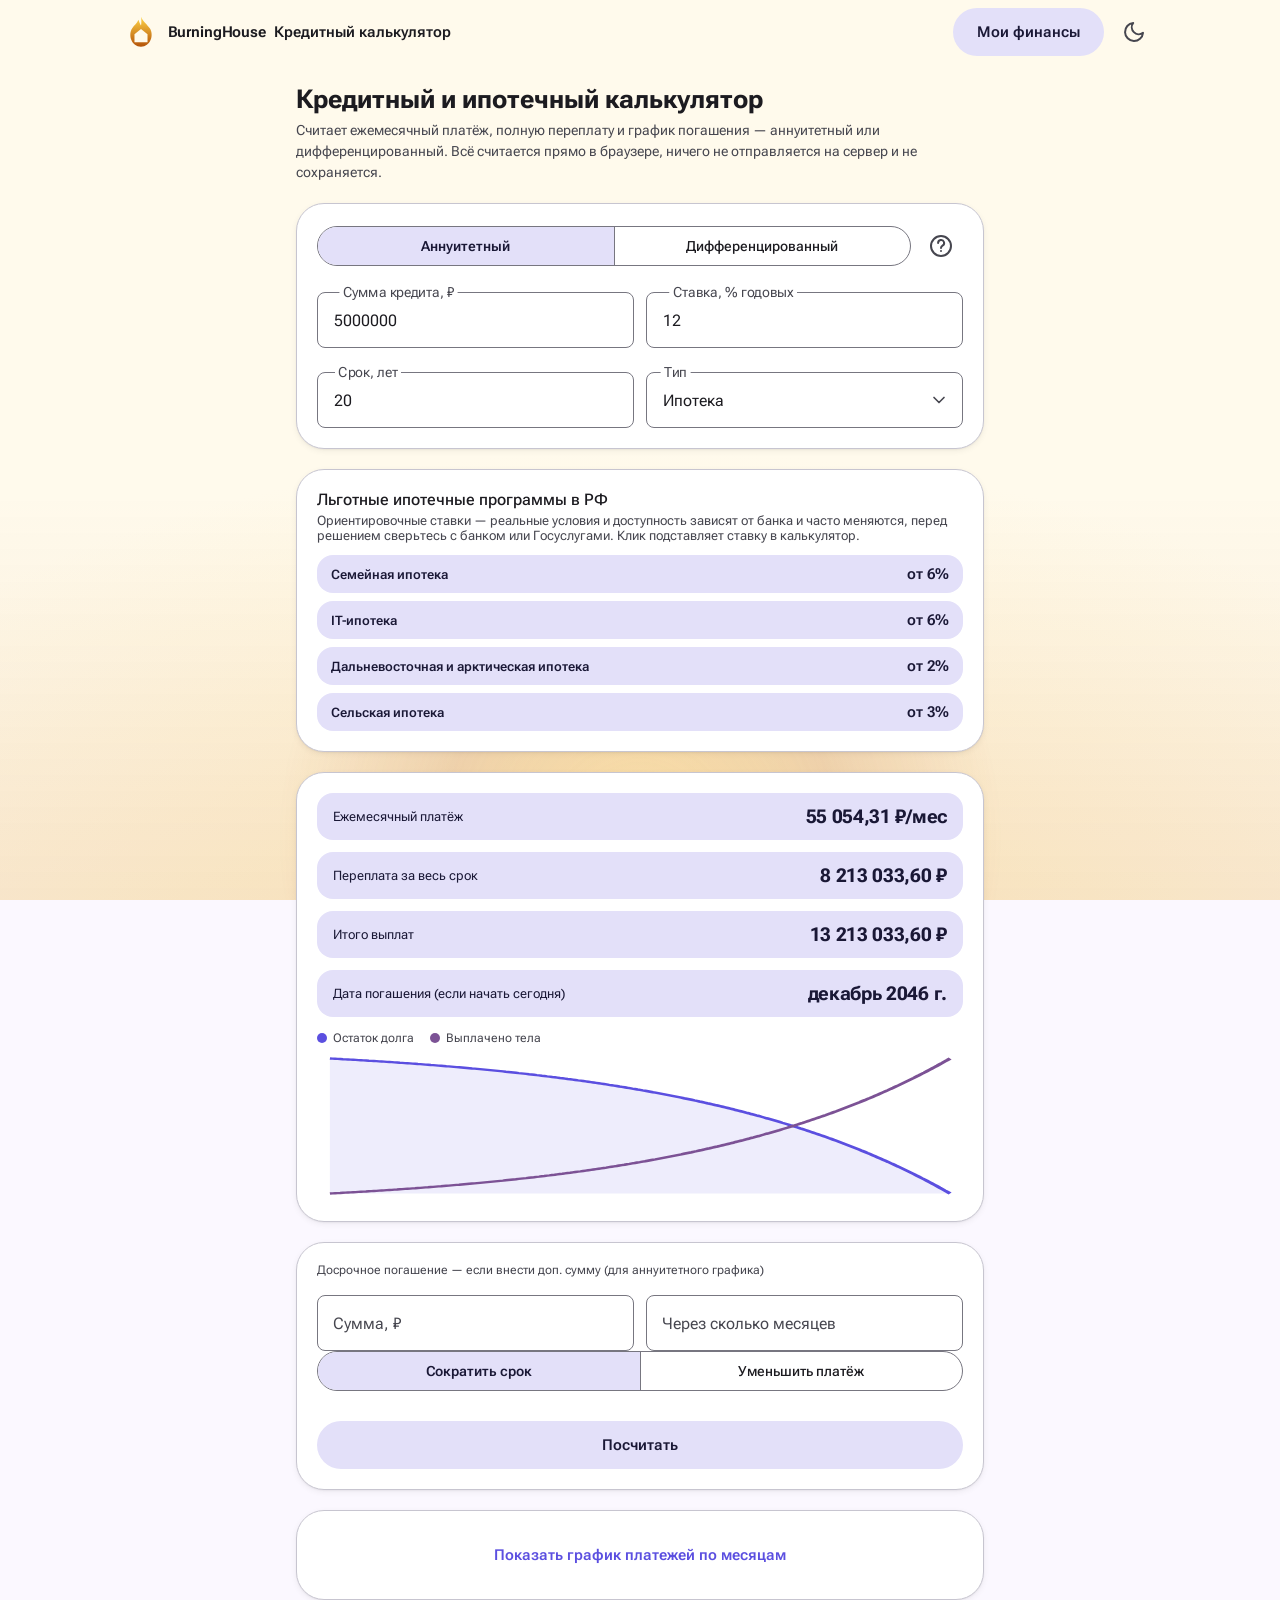
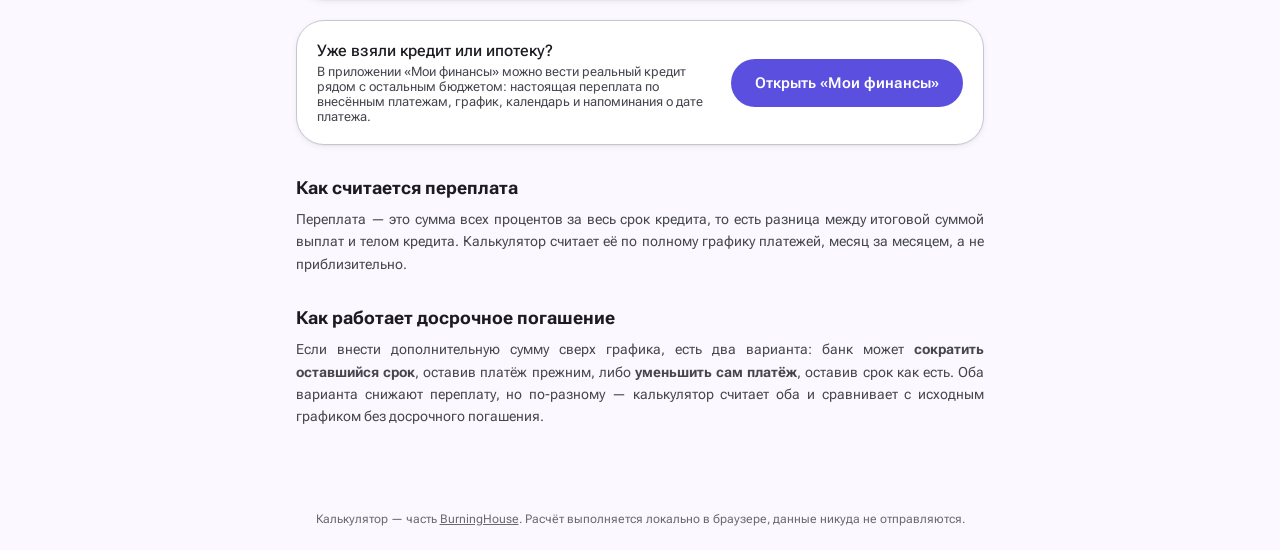
<file: calculator.html>
<!doctype html>
<html lang="ru">
<head>
<meta charset="utf-8">
<title>Кредитный и ипотечный калькулятор онлайн — расчёт платежей и переплаты | BurningHouse</title>
<meta name="description" content="Бесплатный калькулятор кредита и ипотеки без регистрации: аннуитетный и дифференцированный график платежей, полная переплата, график погашения по месяцам, расчёт досрочного погашения.">
<meta name="viewport" content="width=device-width, initial-scale=1">
<link rel="canonical" href="https://money.burninghouse.ru/calculator.html">
<meta name="robots" content="index, follow">
<meta property="og:type" content="website">
<meta property="og:title" content="Кредитный и ипотечный калькулятор онлайн">
<meta property="og:description" content="Аннуитетный и дифференцированный график, переплата, досрочное погашение — бесплатно, без регистрации.">
<meta property="og:url" content="https://money.burninghouse.ru/calculator.html">
<meta name="twitter:card" content="summary_large_image">
<meta name="twitter:image" content="https://money.burninghouse.ru/assets/og-image.png">
<meta property="og:image" content="https://money.burninghouse.ru/assets/og-image.png">
<meta property="og:image:width" content="1200">
<meta property="og:image:height" content="630">
<link rel="icon" href="assets/favicon.svg" type="image/svg+xml">
<link rel="icon" href="assets/favicon-32.png" type="image/png" sizes="32x32">
<link rel="icon" href="assets/favicon-16.png" type="image/png" sizes="16x16">
<link rel="apple-touch-icon" href="assets/apple-touch-icon.png" sizes="180x180">
<link rel="preconnect" href="https://fonts.googleapis.com">
<link href="https://fonts.googleapis.com/css2?family=Roboto+Flex:opsz,wght@8..144,400;8..144,500;8..144,600;8..144,700&display=swap" rel="stylesheet">
<link rel="stylesheet" href="assets/brand.css">
<link rel="stylesheet" href="assets/styles.css">
<style>
  .calc-wrap{max-width:720px;margin:0 auto;padding:0 16px 48px}
  .calc-wrap h1{font-size:26px;margin:20px 0 6px}
  .calc-intro{color:var(--md-sys-color-on-surface-variant);font-size:14px;line-height:1.5;margin-bottom:20px}
  .calc-wrap h2{font-size:18px;margin:32px 0 10px}
  .calc-article p{color:var(--md-sys-color-on-surface-variant);font-size:14px;line-height:1.6;margin:0 0 12px;text-align:justify;text-justify:inter-word}
  .calc-cta{display:flex;align-items:center;gap:12px;flex-wrap:wrap}
  .sched-table{width:100%;border-collapse:collapse;font-size:13px}
  .sched-table th,.sched-table td{text-align:right;padding:6px 8px;border-bottom:1px solid var(--md-sys-color-outline-variant)}
  .sched-table th:first-child,.sched-table td:first-child{text-align:left}
  .sched-scroll{max-height:320px;overflow:auto;margin-top:10px}
  footer.calc-foot{text-align:center;color:var(--md-sys-color-on-surface-variant);font-size:12px;padding:24px 16px;opacity:.8}
  #infoScrim p,#govDetailScrim p{font-size:14px;color:var(--md-sys-color-on-surface-variant);line-height:1.6;margin:0 0 12px;text-align:justify;text-justify:inter-word}
  .chart-legend{display:flex;gap:16px;font-size:12px;color:var(--md-sys-color-on-surface-variant);margin-top:14px}
  .chart-legend span{display:flex;align-items:center;gap:6px}
  .chart-legend i{width:10px;height:10px;border-radius:50%;display:block}
  .chart-wrap{position:relative;margin-top:6px}
  .chart-tip{position:absolute;pointer-events:none;background:var(--md-sys-color-inverse-surface);color:var(--md-sys-color-inverse-on-surface);
    font-size:12px;line-height:1.5;padding:8px 10px;border-radius:var(--md-sys-shape-corner-s);opacity:0;transition:opacity .12s;
    transform:translate(-50%,-100%);white-space:nowrap;box-shadow:0 4px 12px rgba(0,0,0,.25);z-index:2}
  .chart-tip.show{opacity:1}
  .gov-list{display:flex;flex-direction:column;gap:8px}
  .gov-item{display:flex;justify-content:space-between;align-items:center;gap:12px;padding:10px 14px;
    border-radius:var(--md-sys-shape-corner-l);background:var(--md-sys-color-secondary-container);
    color:var(--md-sys-color-on-secondary-container);border:0;font-family:inherit;text-align:left;cursor:pointer;width:100%}
  .gov-item:hover{filter:brightness(1.04)}
  .gov-item b{font-weight:600}
  .gov-item .gov-rate{font-size:15px;font-weight:600;flex:0 0 auto}
</style>
</head>
<body>

<div class="bh-backdrop bh-backdrop--page bh-backdrop--quiet" aria-hidden="true">
  <div class="bh-layer"><div class="bh-glow"></div></div>
  <div class="bh-layer"><div class="bh-haze"></div></div>
  <div class="bh-layer bh-sparks bh-sparks--settle" data-bh-sparks="5"></div>
</div>

<div class="appbar" id="appbar">
  <div class="appbar-inner">
    <div class="bh-lockup">
      <a class="bh-lockup-home" href="https://burninghouse.ru" aria-label="BurningHouse — каталог сервисов">
        <svg class="bh-mark" viewBox="0 0 24 24" aria-hidden="true">
          <defs>
            <linearGradient id="bhFlameBar" x1="0" y1="1" x2="0" y2="0">
              <stop offset="0" stop-color="var(--flame-base, #b45309)"/>
              <stop offset="1" stop-color="var(--flame-tip, #ffd447)"/>
            </linearGradient>
          </defs>
          <path class="bh-flame" fill="url(#bhFlameBar)" fill-rule="evenodd"
                d="M12 1.2C13.6 5 16.4 6.6 18.2 9.4C21.4 14.4 18.6 22.4 12 22.4C5.4 22.4 2.6 14.4 5.8 9.4C7.2 7.2 9.2 6 10.2 3.4C10.9 5.6 11.4 6.6 12 7.4C12.4 5.6 12.3 3.4 12 1.2ZM12 9.8 7.4 13.6V19.2H16.6V13.6Z"/>
        </svg>
        <span class="bh-name">BurningHouse</span>
      </a>
    </div>
    <div><h1 style="font-size:15px;margin:0">Кредитный калькулятор</h1></div>
    <div class="spacer"></div>
    <a class="btn tonal" href="index.html">Мои финансы</a>
    <button class="icon-btn" id="themeBtn" title="Сменить тему" aria-label="Сменить тему"></button>
  </div>
</div>

<div class="calc-wrap">
  <h1>Кредитный и ипотечный калькулятор</h1>
  <div class="calc-intro">Считает ежемесячный платёж, полную переплату и график погашения — аннуитетный или дифференцированный. Всё считается прямо в браузере, ничего не отправляется на сервер и не сохраняется.</div>

  <div class="panel">
    <div class="row" style="align-items:center;gap:8px">
      <div class="segmented" id="calcScheduleSeg" style="flex:1;margin-bottom:0">
        <button id="calcSchedAnnuity" class="sel" onclick="setCalcSchedule('annuity')">Аннуитетный</button>
        <button id="calcSchedDiff" onclick="setCalcSchedule('differentiated')">Дифференцированный</button>
      </div>
      <button class="icon-btn" style="flex:0 0 auto" onclick="openInfo()" title="Чем отличаются графики?" aria-label="Чем отличаются графики?">
        <svg class="icon" viewBox="0 0 24 24"><circle cx="12" cy="12" r="10"/><path d="M9.1 9a3 3 0 1 1 4.4 2.6c-.8.5-1.5 1-1.5 2.4"/><line x1="12" y1="17" x2="12.01" y2="17"/></svg>
      </button>
    </div>
    <div class="row" style="margin-top:14px">
      <div class="field"><input id="cSum" type="text" inputmode="decimal" placeholder=" " value="5000000" oninput="calcSanitize(this);runCalc()"><label for="cSum">Сумма кредита, ₽</label></div>
      <div class="field"><input id="cRate" type="text" inputmode="decimal" placeholder=" " value="12" oninput="calcSanitize(this);runCalc()"><label for="cRate">Ставка, % годовых</label></div>
    </div>
    <div class="row" style="margin-top:14px">
      <div class="field"><input id="cYears" type="text" inputmode="decimal" placeholder=" " value="20" oninput="calcSanitize(this);runCalc()"><label for="cYears">Срок, лет</label></div>
      <div class="field filled">
        <select id="cType" onchange="runCalc()">
          <option value="mortgage" selected>Ипотека</option>
          <option value="consumer">Потребительский</option>
          <option value="auto">Автокредит</option>
          <option value="other">Другое</option>
        </select>
        <svg class="chev icon sm" viewBox="0 0 24 24"><polyline points="6 9 12 15 18 9"/></svg>
        <label>Тип</label>
      </div>
    </div>
  </div>

  <div class="panel" id="govProgramsPanel">
    <div style="font-weight:500;margin-bottom:4px">Льготные ипотечные программы в РФ</div>
    <div style="font-size:13px;color:var(--md-sys-color-on-surface-variant);margin-bottom:12px">Ориентировочные ставки — реальные условия и доступность зависят от банка и часто меняются, перед решением сверьтесь с банком или Госуслугами. Клик подставляет ставку в калькулятор.</div>
    <div class="gov-list" id="govList"></div>
  </div>

  <div class="panel">
    <div class="sumline"><span id="cPaymentLbl">Ежемесячный платёж</span><span class="sv" id="cPayment">—</span></div>
    <div class="sumline"><span>Переплата за весь срок</span><span class="sv" id="cOverpay">—</span></div>
    <div class="sumline"><span>Итого выплат</span><span class="sv" id="cTotalPaid">—</span></div>
    <div class="sumline"><span>Дата погашения (если начать сегодня)</span><span class="sv" id="cPayoffDate">—</span></div>
    <div class="chart-legend">
      <span><i style="background:var(--md-sys-color-primary)"></i>Остаток долга</span>
      <span><i style="background:var(--md-sys-color-tertiary,#8b5cf6)"></i>Выплачено тела</span>
    </div>
    <div class="chart-wrap" id="cChartWrap">
      <svg id="cChart" viewBox="0 0 300 120" preserveAspectRatio="none" style="width:100%;height:150px;display:block"></svg>
      <div class="chart-tip" id="cChartTip"></div>
    </div>
  </div>

  <div class="panel" id="cEarlyPanel">
    <div style="font-size:12px;color:var(--md-sys-color-on-surface-variant);margin-bottom:8px">Досрочное погашение — если внести доп. сумму (для аннуитетного графика)</div>
    <div class="row">
      <div class="field"><input id="cExtraAmount" type="text" inputmode="decimal" placeholder=" " oninput="calcSanitize(this)"><label for="cExtraAmount">Сумма, ₽</label></div>
      <div class="field"><input id="cExtraMonth" type="text" inputmode="numeric" placeholder=" " oninput="this.value=this.value.replace(/\D/g,'').slice(0,3)"><label for="cExtraMonth">Через сколько месяцев</label></div>
    </div>
    <div class="segmented" id="cStrategySeg">
      <button id="cStratTerm" class="sel" onclick="setCalcStrategy('term')">Сократить срок</button>
      <button id="cStratPayment" onclick="setCalcStrategy('payment')">Уменьшить платёж</button>
    </div>
    <button class="btn tonal" style="width:100%;margin-top:12px" onclick="calcEarlyRepayPublic()">Посчитать</button>
    <div class="sumline" id="cExtraResult" style="display:none;margin-top:12px;flex-direction:column;align-items:stretch;gap:6px"></div>
  </div>

  <div class="panel">
    <button class="btn text" style="width:100%" onclick="toggleSchedTable()" id="cSchedToggle">Показать график платежей по месяцам</button>
    <div class="sched-scroll scroll-thin" id="cSchedScroll" style="display:none">
      <table class="sched-table">
        <thead><tr><th>Месяц</th><th>Платёж</th><th>Проценты</th><th>Тело долга</th><th>Остаток</th></tr></thead>
        <tbody id="cSchedBody"></tbody>
      </table>
    </div>
  </div>

  <div class="panel calc-cta">
    <div style="flex:1;min-width:220px">
      <div style="font-weight:500;margin-bottom:4px">Уже взяли кредит или ипотеку?</div>
      <div style="font-size:13px;color:var(--md-sys-color-on-surface-variant)">В приложении «Мои финансы» можно вести реальный кредит рядом с остальным бюджетом: настоящая переплата по внесённым платежам, график, календарь и напоминания о дате платежа.</div>
    </div>
    <a class="btn filled" href="index.html">Открыть «Мои финансы»</a>
  </div>

  <div class="calc-article">
    <h2>Как считается переплата</h2>
    <p>Переплата — это сумма всех процентов за весь срок кредита, то есть разница между итоговой суммой выплат и телом кредита. Калькулятор считает её по полному графику платежей, месяц за месяцем, а не приблизительно.</p>
    <h2>Как работает досрочное погашение</h2>
    <p>Если внести дополнительную сумму сверх графика, есть два варианта: банк может <b>сократить оставшийся срок</b>, оставив платёж прежним, либо <b>уменьшить сам платёж</b>, оставив срок как есть. Оба варианта снижают переплату, но по-разному — калькулятор считает оба и сравнивает с исходным графиком без досрочного погашения.</p>
  </div>
</div>

<footer class="calc-foot">Калькулятор — часть <a href="https://burninghouse.ru" style="color:inherit">BurningHouse</a>. Расчёт выполняется локально в браузере, данные никуда не отправляются.</footer>

<!-- ===================== INFO POPUP: аннуитет vs дифференцированный ===================== -->
<div class="scrim" id="infoScrim">
  <div class="dialog">
    <h3>Аннуитетный или дифференцированный?</h3>
    <p><b>Аннуитетный</b> — платёж одинаковый весь срок кредита. В начале в нём почти всё — проценты, тело долга гасится медленно; ближе к концу срока — наоборот. Это самый частый вариант в российских банках для ипотеки и потребительских кредитов.</p>
    <p><b>Дифференцированный</b> — тело долга гасится равными долями каждый месяц, поэтому платёж больше всего в первый месяц и постепенно уменьшается. Суммарная переплата при дифференцированном графике при прочих равных ниже, чем при аннуитете, но нагрузка на бюджет в начале выше.</p>
    <div class="actions">
      <button class="btn text" onclick="closeInfo()">Понятно</button>
    </div>
  </div>
</div>

<!-- ===================== GOV PROGRAM DETAIL POPUP ===================== -->
<div class="scrim" id="govDetailScrim">
  <div class="dialog">
    <h3 id="govDetailTitle"></h3>
    <div class="desc" id="govDetailRate"></div>
    <p id="govDetailDesc"></p>
    <div class="actions">
      <button class="btn text" onclick="closeGovDetail()">Закрыть</button>
      <button class="btn filled" onclick="applyGovRate()">Использовать в калькуляторе</button>
    </div>
  </div>
</div>

<script src="assets/brand.js"></script>
<script src="assets/loan-math.js"></script>
<script>
"use strict";
function calcFmt(n){
  n=Math.round((n+Number.EPSILON)*100)/100;
  const frac=n%1!==0;
  return new Intl.NumberFormat("ru-RU",{minimumFractionDigits:frac?2:0,maximumFractionDigits:2}).format(n)+" ₽";
}
function calcParseAmount(v){
  v=String(v==null?"":v).replace(/\s/g,"").replace(",",".");
  const n=parseFloat(v);
  return isNaN(n)?NaN:Math.round((n+Number.EPSILON)*100)/100;
}
function calcSanitize(el){
  const v=el.value;
  let cleaned=v.replace(/[^0-9.,]/g,"");
  const sep=cleaned.search(/[.,]/);
  if(sep!==-1)cleaned=cleaned.slice(0,sep+1)+cleaned.slice(sep+1).replace(/[.,]/g,"");
  if(cleaned!==v){
    const pos=Math.max(0,(el.selectionStart||cleaned.length)-(v.length-cleaned.length));
    el.value=cleaned;
    try{el.setSelectionRange(pos,pos);}catch(e){}
  }
}

let calcTheme=localStorage.getItem("finCalcTheme")||(matchMedia("(prefers-color-scheme: dark)").matches?"dark":"light");
function applyCalcTheme(){
  document.documentElement.setAttribute("data-theme",calcTheme);
  document.getElementById("themeBtn").innerHTML=calcTheme==="dark"
    ?'<svg class="icon" viewBox="0 0 24 24"><circle cx="12" cy="12" r="5"/><path d="M12 1v2M12 21v2M4.2 4.2l1.4 1.4M18.4 18.4l1.4 1.4M1 12h2M21 12h2M4.2 19.8l1.4-1.4M18.4 5.6l1.4-1.4"/></svg>'
    :'<svg class="icon" viewBox="0 0 24 24"><path d="M21 12.8A9 9 0 1 1 11.2 3 7 7 0 0 0 21 12.8Z"/></svg>';
}
document.getElementById("themeBtn").onclick=()=>{calcTheme=calcTheme==="dark"?"light":"dark";localStorage.setItem("finCalcTheme",calcTheme);applyCalcTheme();};
applyCalcTheme();

function openInfo(){document.getElementById("infoScrim").classList.add("show");document.body.classList.add("scroll-lock");}
function closeInfo(){document.getElementById("infoScrim").classList.remove("show");document.body.classList.remove("scroll-lock");}
document.getElementById("infoScrim").addEventListener("click",e=>{if(e.target.id==="infoScrim")closeInfo();});
document.addEventListener("keydown",e=>{if(e.key==="Escape")closeInfo();});

/* ставки и условия — ориентировочные, реальные меняются по решениям правительства и
   зависят от банка/региона; клик открывает подробности, ставка подставляется в форму
   только по отдельной кнопке внутри — ничего не проверяет и не гарантирует */
const GOV_PROGRAMS=[
  {name:"Семейная ипотека",rate:6,desc:"Для семей с детьми (обычно — ребёнок до 6 лет, либо другие льготные категории семей с детьми). Условия и список категорий периодически меняются постановлениями правительства."},
  {name:"IT-ипотека",rate:6,desc:"Для сотрудников аккредитованных Минцифры IT-компаний. Обычно есть возрастные ограничения и требования к зарплате — по регионам отличаются."},
  {name:"Дальневосточная и арктическая ипотека",rate:2,desc:"Для покупки жилья в Дальневосточном федеральном округе или Арктической зоне. Часто привязана к возрасту (например, до 35 лет) и другим условиям по региону."},
  {name:"Сельская ипотека",rate:3,desc:"Для покупки или строительства жилья в сельской местности. Есть ограничения по типу и площади жилья, доступна не во всех населённых пунктах."},
];
function renderGovList(){
  document.getElementById("govList").innerHTML=GOV_PROGRAMS.map((p,i)=>
    `<button type="button" class="gov-item" onclick="openGovDetail(${i})"><span><b>${p.name}</b></span><span class="gov-rate">от ${p.rate}%</span></button>`
  ).join("");
}
let govDetailIndex=null;
function openGovDetail(i){
  govDetailIndex=i;
  const p=GOV_PROGRAMS[i];
  document.getElementById("govDetailTitle").textContent=p.name;
  document.getElementById("govDetailRate").textContent="от "+p.rate+"%";
  document.getElementById("govDetailDesc").textContent=p.desc;
  document.getElementById("govDetailScrim").classList.add("show");
  document.body.classList.add("scroll-lock");
}
function closeGovDetail(){
  document.getElementById("govDetailScrim").classList.remove("show");
  document.body.classList.remove("scroll-lock");
}
function applyGovRate(){
  if(govDetailIndex==null)return;
  const p=GOV_PROGRAMS[govDetailIndex];
  document.getElementById("cRate").value=p.rate;
  document.getElementById("cType").value="mortgage";
  calcSanitize(document.getElementById("cRate"));
  closeGovDetail();
  runCalc();
  document.getElementById("cRate").scrollIntoView({block:"center",behavior:"smooth"});
}
document.getElementById("govDetailScrim").addEventListener("click",e=>{if(e.target.id==="govDetailScrim")closeGovDetail();});
document.addEventListener("keydown",e=>{if(e.key==="Escape")closeGovDetail();});
renderGovList();

let calcSchedule="annuity",calcStrategy="term",lastSched=null;
function setCalcSchedule(s){
  calcSchedule=s;
  document.getElementById("calcSchedAnnuity").classList.toggle("sel",s==="annuity");
  document.getElementById("calcSchedDiff").classList.toggle("sel",s==="differentiated");
  document.getElementById("cEarlyPanel").style.display=s==="annuity"?"":"none";
  document.getElementById("cPaymentLbl").textContent=s==="annuity"?"Ежемесячный платёж":"Платёж (первый → последний)";
  runCalc();
}
function setCalcStrategy(s){
  calcStrategy=s;
  document.getElementById("cStratTerm").classList.toggle("sel",s==="term");
  document.getElementById("cStratPayment").classList.toggle("sel",s==="payment");
}
/* два ряда: остаток долга (падает) и выплаченное тело (растёт, = startBalance-остаток) —
   зеркальны друг другу, вместе показывают и размер долга, и сколько уже «тела» погашено */
let chartPoints=[];
function chartSvg(rows,startBalance){
  chartPoints=[];
  if(!rows.length)return"";
  const W=300,H=120,pad=6;
  const max=startBalance||rows[0].balance||1;
  const balances=[startBalance,...rows.map(r=>r.balance)];
  const step=balances.length>1?(W-2*pad)/(balances.length-1):0;
  const toY=v=>H-pad-(v/max)*(H-2*pad);
  const balPts=balances.map((v,i)=>({x:pad+i*step,y:toY(v)}));
  const paidPts=balances.map((v,i)=>({x:pad+i*step,y:toY(startBalance-v)}));
  chartPoints=balances.map((v,i)=>({x:pad+i*step,n:i,balance:v,paid:startBalance-v}));
  const line=pts=>pts.map((p,i)=>(i?"L":"M")+p.x.toFixed(1)+" "+p.y.toFixed(1)).join(" ");
  const balLine=line(balPts),paidLine=line(paidPts);
  const balArea=balLine+` L ${balPts[balPts.length-1].x.toFixed(1)} ${H-pad} L ${pad} ${H-pad} Z`;
  return `<path d="${balArea}" fill="var(--md-sys-color-primary)" opacity="0.10"/>`+
    `<path d="${balLine}" fill="none" stroke="var(--md-sys-color-primary)" stroke-width="2"/>`+
    `<path d="${paidLine}" fill="none" stroke="var(--md-sys-color-tertiary)" stroke-width="2"/>`;
}
function initChartHover(){
  const wrap=document.getElementById("cChartWrap"),svg=document.getElementById("cChart"),tip=document.getElementById("cChartTip");
  function handle(clientX){
    if(!chartPoints.length)return;
    const rect=svg.getBoundingClientRect();
    const relX=(clientX-rect.left)/rect.width*300;
    let nearest=chartPoints[0];
    for(const p of chartPoints)if(Math.abs(p.x-relX)<Math.abs(nearest.x-relX))nearest=p;
    const d=new Date();d.setMonth(d.getMonth()+nearest.n);
    const when=nearest.n===0?"Сейчас":d.toLocaleDateString("ru-RU",{month:"short",year:"numeric"});
    tip.innerHTML=`<b>${when}</b><br>Остаток: ${calcFmt(nearest.balance)}<br>Погашено тела: ${calcFmt(nearest.paid)}`;
    tip.classList.add("show");
    // клампим по ширине обёртки, чтобы тултип не вылезал за край экрана у крайних точек графика
    const half=tip.offsetWidth/2,wrapW=wrap.clientWidth;
    const px=Math.max(half,Math.min(wrapW-half,nearest.x/300*rect.width));
    tip.style.left=px+"px";
    tip.style.top="4px";
  }
  wrap.addEventListener("mousemove",e=>handle(e.clientX));
  wrap.addEventListener("mouseleave",()=>tip.classList.remove("show"));
  wrap.addEventListener("touchstart",e=>{if(e.touches[0])handle(e.touches[0].clientX);},{passive:true});
  wrap.addEventListener("touchmove",e=>{if(e.touches[0])handle(e.touches[0].clientX);},{passive:true});
}
initChartHover();
const CALC_STORE_KEY="finCalcInputs";
function saveCalcInputs(){
  try{
    localStorage.setItem(CALC_STORE_KEY,JSON.stringify({
      sum:document.getElementById("cSum").value,
      rate:document.getElementById("cRate").value,
      years:document.getElementById("cYears").value,
      type:document.getElementById("cType").value,
      schedule:calcSchedule
    }));
  }catch(e){/* localStorage недоступен (приватный режим и т.п.) — просто не сохраняем */}
}
function loadCalcInputs(){
  try{
    const raw=localStorage.getItem(CALC_STORE_KEY);
    return raw?JSON.parse(raw):null;
  }catch(e){return null;}
}
function runCalc(){
  saveCalcInputs();
  const principal=calcParseAmount(document.getElementById("cSum").value);
  const rate=calcParseAmount(document.getElementById("cRate").value);
  const years=calcParseAmount(document.getElementById("cYears").value);
  if(!(principal>0)||!(rate>=0)||!(years>0)){
    document.getElementById("cPayment").textContent="—";document.getElementById("cOverpay").textContent="—";
    document.getElementById("cTotalPaid").textContent="—";document.getElementById("cPayoffDate").textContent="—";
    document.getElementById("cChart").innerHTML="";chartPoints=[];lastSched=null;
    return;
  }
  const months=Math.max(1,Math.round(years*12));
  let sched;
  if(calcSchedule==="annuity"){
    const payment=annuityPayment(principal,loanMonthlyRate(rate),months);
    sched=buildAnnuitySchedule({principal,annualPct:rate,payment,maxMonths:months+1});
    document.getElementById("cPayment").textContent=calcFmt(payment)+"/мес";
  }else{
    sched=buildDifferentiatedSchedule({principal,annualPct:rate,months});
    const first=sched.rows[0],last=sched.rows[sched.rows.length-1];
    document.getElementById("cPayment").textContent=calcFmt(first.payment)+" → "+calcFmt(last.payment);
  }
  document.getElementById("cOverpay").textContent=calcFmt(sched.totalInterest);
  document.getElementById("cTotalPaid").textContent=calcFmt(sched.totalPaid);
  const payoff=new Date();payoff.setMonth(payoff.getMonth()+sched.rows.length);
  document.getElementById("cPayoffDate").textContent=payoff.toLocaleDateString("ru-RU",{month:"long",year:"numeric"});
  document.getElementById("cChart").innerHTML=chartSvg(sched.rows,principal);
  lastSched={principal,rate,months,sched};
  renderSchedTable(sched.rows);
  document.getElementById("cExtraResult").style.display="none";
}
function renderSchedTable(rows){
  document.getElementById("cSchedBody").innerHTML=rows.map(r=>
    `<tr><td>${r.n}</td><td>${calcFmt(r.payment)}</td><td>${calcFmt(r.interest)}</td><td>${calcFmt(r.principal)}</td><td>${calcFmt(r.balance)}</td></tr>`
  ).join("");
}
function toggleSchedTable(){
  const box=document.getElementById("cSchedScroll");
  const show=box.style.display==="none";
  box.style.display=show?"":"none";
  document.getElementById("cSchedToggle").textContent=show?"Скрыть график платежей":"Показать график платежей по месяцам";
}
function calcEarlyRepayPublic(){
  if(!lastSched||calcSchedule!=="annuity")return;
  const amount=calcParseAmount(document.getElementById("cExtraAmount").value);
  const afterMonth=parseInt(document.getElementById("cExtraMonth").value,10);
  if(!(amount>0))return alert("Введите сумму доп. платежа");
  if(!(afterMonth>=1))return alert("Введите через сколько месяцев");
  const {principal,rate,months}=lastSched;
  const payment=annuityPayment(principal,loanMonthlyRate(rate),months);
  const baseline=buildAnnuitySchedule({principal,annualPct:rate,payment,maxMonths:months+1});
  const withExtra=buildAnnuitySchedule({principal,annualPct:rate,payment,maxMonths:months+1,extraPayments:[{afterMonth,amount,strategy:calcStrategy}]});
  const interestSaved=Math.max(0,Math.round((baseline.totalInterest-withExtra.totalInterest)*100)/100);
  const box=document.getElementById("cExtraResult");
  box.style.display="flex";
  if(calcStrategy==="term"){
    const monthsSaved=baseline.months-withExtra.months;
    box.innerHTML=`<span>Экономия на процентах: <b>${calcFmt(interestSaved)}</b></span><span>Срок сократится на ${monthsSaved} мес.</span>`;
  }else{
    const newPayment=withExtra.rows.find(r=>r.n===afterMonth+1);
    box.innerHTML=`<span>Экономия на процентах: <b>${calcFmt(interestSaved)}</b></span><span>Новый платёж: ${newPayment?calcFmt(newPayment.payment):calcFmt(payment)}/мес</span>`;
  }
}
(function(){
  const saved=loadCalcInputs();
  if(saved){
    if(saved.sum)document.getElementById("cSum").value=saved.sum;
    if(saved.rate)document.getElementById("cRate").value=saved.rate;
    if(saved.years)document.getElementById("cYears").value=saved.years;
    if(saved.type)document.getElementById("cType").value=saved.type;
  }
  if(saved&&saved.schedule==="differentiated")setCalcSchedule("differentiated");
  else runCalc();
})();
</script>
</body>
</html>
</file>
<file: assets/brand.css>
/* Копия Shared/brand.css — не редактировать здесь.
   Правки вносят в Shared/ и раскладывают: node Shared/sync.mjs */
/* ═══════════════════════════════════════════════════════════════════════
   Фирменный слой BurningHouse: знак, локап, горящий фон.
   Канонический файл — этот. Сервисы копируют его к себе в assets/ и
   переопределяют только четыре-шесть переменных (см. блок ниже).

   Решения и причины — в BurningHouse/Design/. Коротко о главном:
   • анимируем только transform/opacity — эти слои уходят на видеокарту;
   • размытие даём радиальным градиентом, а не filter: blur() — блюр во
     весь экран самая дорогая вещь, какую можно повесить на фон;
   • prefers-reduced-motion не «желательно»: движущийся фон при
     вестибулярных нарушениях вызывает тошноту.
   ═══════════════════════════════════════════════════════════════════════ */

/* ── Токены сервиса. По умолчанию — дерево/янтарь (вход). ──
   Свой сервис задаёт эти же переменные у себя ПОСЛЕ подключения brand.css.
   Цвет не выбирается на глаз: он берётся от вещества, которое так горит,
   — таблица свободных в Design/services.md. */
:root{
  --flame-base:#c2410c;   /* основание — уголь, общее для семьи */
  --flame-tip:#ffa62b;    /* вершина — она и различает сервисы */
  --night-1:#0e0b16;      /* края тёмной сцены */
  --night-2:#1f1330;      /* у горизонта, где горит дом */
  --dawn-1:#fff6ec;       /* светлая тема — рассвет, а не осветлённая ночь */
  --dawn-2:#ffe4cb;
}

/* ═══ ФОН ═══
   position:fixed, поэтому одинаково работает и как фон страницы (вход),
   и внутри полноэкранной модалки (окно входа в «Финансах»): когда
   родитель скрыт, скрыт и фон. */
.bh-backdrop{
  position:fixed; inset:0; z-index:0;
  overflow:hidden; pointer-events:none;
  --sky-1:var(--dawn-1); --sky-2:var(--dawn-2);
  background:radial-gradient(125% 100% at 50% 112%, var(--sky-2) 0%, var(--sky-1) 62%);
}
/* Тему берём из тех же сигналов, что и хост: у «Финансов» data-theme стоит
   всегда, у входа его может не быть — тогда решает системная настройка. */
@media (prefers-color-scheme: dark){
  :root:not([data-theme="light"]) .bh-backdrop{ --sky-1:var(--night-1); --sky-2:var(--night-2); }
}
:root[data-theme="dark"]  .bh-backdrop{ --sky-1:var(--night-1); --sky-2:var(--night-2); }
:root[data-theme="light"] .bh-backdrop{ --sky-1:var(--dawn-1);  --sky-2:var(--dawn-2); }

/* Фон под ВСЮ страницу приложения, а не только под окно входа.
   z-index:-1 здесь обязателен: с нулевым позиционированный слой красится
   поверх непозиционированных блоков и накрыл бы собой весь интерфейс.
   Хост при этом обязан отдать фон наружу — иначе слой окажется под
   непрозрачной заливкой body и его просто не будет видно:

     html{ background:var(--ваш-фон) }
     body{ background:transparent }                                        */
.bh-backdrop--page{ z-index:-1; }

/* Приглушённый вариант — для страниц с плотным интерфейсом, где фон должен
   только подсвечивать поля вокруг панелей, а не спорить с содержимым.
   Приглушать приходится ОТДЕЛЬНЫМ набором кадров, а не статичной opacity:
   свойство, которое анимируется, значением из правила не перебить — анимация
   всегда важнее. На этом легко обжечься и потом искать, почему «не применилось». */
.bh-backdrop--quiet .bh-glow{ animation-name:bh-breathe-quiet }
@keyframes bh-breathe-quiet{
  from{ transform:translateX(-50%) scale(1);    opacity:.24 }
  to  { transform:translateX(-50%) scale(1.07); opacity:.32 }
}
.bh-backdrop--quiet .bh-haze{ opacity:.55 }

.bh-layer{ position:absolute; inset:0; }

/* Свечение очага снизу по центру — оттуда, где горит дом. */
.bh-glow{
  position:absolute; left:50%; bottom:-34%;
  width:min(92%, 46rem); aspect-ratio:1; transform:translateX(-50%);
  border-radius:50%; opacity:.55;
  background:radial-gradient(circle,
    color-mix(in srgb, var(--flame-tip) 46%, transparent) 0%,
    color-mix(in srgb, var(--flame-base) 28%, transparent) 38%,
    transparent 70%);
  will-change:transform, opacity;
  animation:bh-breathe 11s ease-in-out infinite alternate;
}
@keyframes bh-breathe{
  from{ transform:translateX(-50%) scale(1);    opacity:.5 }
  to  { transform:translateX(-50%) scale(1.09); opacity:.62 }
}

/* Медленный проход света по комнате — вариант «Угли» из Design/motion.md.
   Выбран для страниц входа: при активной SSO-сессии страница показывается
   на долю секунды, и эффектный разгон читался бы как тормоз. */
.bh-sweep{
  position:absolute; inset:-30% -60%;
  background:linear-gradient(74deg, transparent 42%,
    color-mix(in srgb, var(--flame-tip) 10%, transparent) 50%, transparent 58%);
  will-change:transform;
  animation:bh-sweep 16s ease-in-out infinite;
}
@keyframes bh-sweep{
  0%,100%{ transform:translateX(-22%) }
  50%    { transform:translateX(22%) }
}

/* Дымка над очагом — прячет нижнюю границу свечения. */
.bh-haze{
  position:absolute; left:-20%; right:-20%; bottom:0; height:58%;
  background:linear-gradient(to top,
    color-mix(in srgb, var(--flame-base) 18%, transparent), transparent 78%);
}

/* ═══ ИСКРЫ ═══
   Узлы расставляет brand.js: у каждой свои длительность, задержка и снос.
   Одинаковые искры сразу читаются как размноженная копипаста. */
.bh-spark{
  position:absolute; bottom:-2%;
  width:3px; height:3px; border-radius:50%;
  background:var(--flame-tip);
  box-shadow:0 0 6px 1px color-mix(in srgb, var(--flame-tip) 65%, transparent);
  opacity:0; will-change:transform, opacity;
  animation:bh-rise var(--bh-dur, 12s) linear var(--bh-delay, 0s) infinite;
}
@keyframes bh-rise{
  0%  { transform:translate3d(0,0,0) scale(.6); opacity:0 }
  12% { opacity:.8 }
  70% { opacity:.45 }
  100%{ transform:translate3d(var(--bh-drift, 2rem), -60vh, 0) scale(.25); opacity:0 }
}

/* Повадка искр — единственное, чем сервису позволено выделиться помимо цвета.
   Подключается классом на контейнере искр. */
.bh-sparks--settle .bh-spark{ animation-name:bh-settle }   /* финансы: копятся */
@keyframes bh-settle{
  0%  { transform:translate3d(0,0,0) scale(.5); opacity:0 }
  15% { opacity:.9 }
  60% { transform:translate3d(var(--bh-drift,1rem), -34vh, 0) scale(1); opacity:.85 }
  100%{ transform:translate3d(var(--bh-drift,1rem), -26vh, 0) scale(.7); opacity:0 }
}
.bh-sparks--motes .bh-spark{ animation-name:bh-motes; animation-timing-function:ease-in-out }
@keyframes bh-motes{                                        /* фильмы: пыль в луче */
  0%  { transform:translate3d(0,-70vh,0) scale(.5); opacity:0 }
  20% { opacity:.7 }
  100%{ transform:translate3d(var(--bh-drift,4rem), -8vh, 0) scale(.4); opacity:0 }
}
.bh-sparks--wind .bh-spark{ animation-name:bh-wind }        /* поездки: сносит ветром */
@keyframes bh-wind{
  0%  { transform:translate3d(0,0,0) scale(.6); opacity:0 }
  14% { opacity:.85 }
  100%{ transform:translate3d(calc(var(--bh-drift,1rem) * 6), -30vh, 0) scale(.3); opacity:0 }
}
/* админка: вспыхивают дискретно и строго вертикально — телеметрия, а не огонь */
.bh-sparks--pulse .bh-spark{ animation-name:bh-pulse; animation-timing-function:steps(1,end) }
@keyframes bh-pulse{
  0%  { transform:translate3d(0,0,0) scale(.7); opacity:0 }
  8%  { opacity:.9 }
  50% { opacity:.25 }
  58% { opacity:.9 }
  92% { opacity:.9 }
  100%{ transform:translate3d(0,-60vh,0) scale(.7); opacity:0 }
}
/* тренажёр: доходят до своего места один раз и дальше не летят — только
   разряжаются на месте частыми вспышками, как нейрон, а не огонь. Кольцо на
   ::after — это и есть импульс синапса, расходящийся от тела клетки и
   гаснущий; больше ни у одной повадки кольца нет, только рост/снос точки. */
.bh-sparks--flicker .bh-spark{ animation-name:bh-flicker; animation-timing-function:linear }
@keyframes bh-flicker{
  0%  { transform:translate3d(0,0,0) scale(.5); opacity:0 }
  5%  { transform:translate3d(var(--bh-drift,.5rem),-20vh,0) scale(.85); opacity:.15 }
  8%  { opacity:.95 }
  11% { opacity:.15 }
  40% { opacity:.15 }
  43% { opacity:.9 }
  46% { opacity:.15 }
  70% { opacity:.15 }
  73% { opacity:.85 }
  76% { opacity:.15 }
  95% { transform:translate3d(var(--bh-drift,.5rem),-20vh,0) scale(.85); opacity:.15 }
  100%{ transform:translate3d(var(--bh-drift,.5rem),-22vh,0) scale(.3); opacity:0 }
}
.bh-sparks--flicker .bh-spark::after{
  content:""; position:absolute; inset:-6px; border-radius:50%;
  border:1px solid var(--flame-tip);
  opacity:0; animation:bh-flicker-ring var(--bh-dur,12s) linear var(--bh-delay,0s) infinite;
}
@keyframes bh-flicker-ring{
  0%,7%  { transform:scale(.6); opacity:0 }
  9%     { transform:scale(1.3); opacity:.55 }
  14%    { transform:scale(2.3); opacity:0 }
  42%    { transform:scale(.6); opacity:0 }
  44%    { transform:scale(1.3); opacity:.5 }
  49%    { transform:scale(2.3); opacity:0 }
  72%    { transform:scale(.6); opacity:0 }
  74%    { transform:scale(1.3); opacity:.55 }
  79%    { transform:scale(2.3); opacity:0 }
  100%   { transform:scale(.6); opacity:0 }
}

/* ═══ ЗНАК ═══
   Градиент объявляется ВНУТРИ каждого <svg>: вынесенный наружу не увидит
   переменные сервиса и знак уедет в чёрный. Подробности — Design/mark.md. */
.bh-mark{ display:block; flex:none; }
.bh-mark .bh-flame{
  transform-origin:50% 100%;
  animation:bh-flick 4.2s ease-in-out infinite;
}
@keyframes bh-flick{
  0%,100%{ transform:scaleY(1)    scaleX(1);    opacity:1 }
  32%    { transform:scaleY(.94)  scaleX(1.03); opacity:.93 }
  58%    { transform:scaleY(1.04) scaleX(.98);  opacity:1 }
}

/* ═══ ЛОКАП: знак, бренд, сервис ═══
   Бренд — постоянная величина, сервис — переменная; вес это и показывает.

   Внутри — два независимых <a>, не один: у знака+бренда и у названия сервиса
   разные адреса. Знак и «BurningHouse» — это каталог всех сервисов, клик
   уводит на burninghouse.ru. Название сервиса — это сервис, на котором
   стоишь, клик по нему возвращает на его собственную домашнюю. Раньше был
   один <a> на весь локап, и каталог из сервиса было не открыть, не потеряв
   то, что было на экране. */
.bh-lockup{
  display:inline-flex; align-items:center; gap:.6rem;
  font-size:1rem; line-height:1;
}
.bh-lockup-home, .bh-lockup-service{
  display:inline-flex; align-items:center; gap:.6rem;
  text-decoration:none; color:inherit;
}
.bh-lockup .bh-mark{ width:1.75em; height:1.75em; }
.bh-name{ font-weight:650; letter-spacing:-.01em; }
/* Единственное место, где цвет сервиса попадает в текстовую строку. */
.bh-sep{
  width:1px; height:1.15em; flex:none; border-radius:1px;
  background:color-mix(in srgb, var(--flame-tip) 45%, transparent);
}
.bh-service{ font-weight:400; opacity:.72; }

/* Узкий экран: бренд уходит, остаются знак и название сервиса — на своей
   странице человек и так знает, где он, а место дороже. */
@media (max-width:30rem){
  .bh-name, .bh-sep{ display:none }
}

/* ═══ ПЕРЕДАЧА НА СТРАНИЦУ ВХОДА ═══
   Уход на auth-домен — это обычная навигация между разными сайтами, и резкая
   подмена читается рывком. Кросс-доменные view transitions браузер не даёт
   (разные origin), поэтому склеиваем вручную: здесь карточка уходит, там
   появляется. Фон остаётся на месте и в обеих точках выглядит одинаково —
   именно он и создаёт ощущение, что это одна страница, а не две.

   Класс вешает сервис перед auth.login(); длительность обязана совпадать с
   задержкой навигации в его коде.

   Класс продублирован в селекторе намеренно: у карточки сервиса обычно уже
   есть своя анимация появления, и её правило идёт в файле позже. При равной
   специфичности побеждает последнее — уход бы молча не сработал. Удвоение
   класса поднимает специфичность, не прибегая к !important. */
.bh-leaving.bh-leaving{
  animation:bh-leave .22s cubic-bezier(.4,0,1,1) both;
  pointer-events:none;
}
@keyframes bh-leave{
  to{ opacity:0; transform:translateY(-6px) scale(.985) }
}

/* Прибытие: карточка входа собирается из того же движения, в котором ушла
   предыдущая. Вешается на саму карточку на auth-домене. */
.bh-arriving{
  animation:bh-arrive .34s cubic-bezier(.16,.84,.44,1) both;
}
@keyframes bh-arrive{
  from{ opacity:0; transform:translateY(10px) scale(.985) }
}

/* ═══ ДОСТУПНОСТЬ ═══
   Замирает в осмысленном виде, а не в пустоте: искры остаются видимыми,
   свечение — в среднем положении. */
@media (prefers-reduced-motion: reduce){
  .bh-glow, .bh-sweep, .bh-spark, .bh-spark::after, .bh-mark .bh-flame,
  .bh-leaving, .bh-arriving{
    animation-duration:.01ms !important;
    animation-iteration-count:1 !important;
  }
  .bh-spark{ opacity:.45 }
  /* Кольцо импульса — эффект самого движения, замирает невидимым, а не
     точкой-бубликом на месте. */
  .bh-spark::after{ opacity:0 !important; }
  /* Уходящая карточка не должна остаться невидимой, если анимацию отключили
     до того, как случилась навигация. */
  .bh-leaving{ opacity:1 }
}
</file>
<file: assets/styles.css>
/* ===================== MD3 TOKENS ===================== */
  :root{
    /* Violet-seed Material 3 scheme — LIGHT */
    --md-sys-color-primary:#5b4fe0;
    --md-sys-color-on-primary:#ffffff;
    --md-sys-color-primary-container:#e4dfff;
    --md-sys-color-on-primary-container:#180265;
    --md-sys-color-secondary:#5d5b77;
    --md-sys-color-on-secondary:#ffffff;
    --md-sys-color-secondary-container:#e3e0f9;
    --md-sys-color-on-secondary-container:#1a1836;
    --md-sys-color-tertiary:#7c5295;
    --md-sys-color-on-tertiary:#ffffff;
    --md-sys-color-tertiary-container:#f6d9ff;
    --md-sys-color-on-tertiary-container:#300945;
    --md-sys-color-error:#ba1a1a;
    --md-sys-color-on-error:#ffffff;
    --md-sys-color-error-container:#ffdad6;
    --md-sys-color-on-error-container:#410002;
    --md-sys-color-surface:#fbf8ff;
    --md-sys-color-on-surface:#1c1b20;
    --md-sys-color-on-surface-variant:#46464f;
    --md-sys-color-surface-container-lowest:#ffffff;
    --md-sys-color-surface-container-low:#f5f2fa;
    --md-sys-color-surface-container:#efecf4;
    --md-sys-color-surface-container-high:#e9e6ee;
    --md-sys-color-surface-container-highest:#e3e1e9;
    --md-sys-color-outline:#777680;
    --md-sys-color-outline-variant:#c7c5d0;
    --md-sys-color-inverse-surface:#313036;
    --md-sys-color-inverse-on-surface:#f4eff4;
    --md-sys-color-inverse-primary:#c6bfff;
    /* warning (custom, non-standard) */
    --md-warn:#8a5a00;
    --md-warn-container:#ffddb0;

    /* Shape */
    --md-sys-shape-corner-xs:4px;
    --md-sys-shape-corner-s:8px;
    --md-sys-shape-corner-m:12px;
    --md-sys-shape-corner-l:16px;
    --md-sys-shape-corner-xl:28px;
    --md-sys-shape-corner-full:9999px;

    /* Type */
    --md-font:"Roboto Flex","Segoe UI",system-ui,Roboto,sans-serif;

    /* Motion */
    --ease-emph:cubic-bezier(0.2,0,0,1);
    --ease-emph-dec:cubic-bezier(0.05,0.7,0.1,1);
    --ease-std:cubic-bezier(0.2,0,0,1);

    /* Elevation shadows (subtle, MD3 uses for separation on rich bg) */
    --e1:0 1px 2px rgba(0,0,0,.05),0 2px 6px rgba(0,0,0,.06);
    --e2:0 2px 6px rgba(0,0,0,.07),0 8px 20px rgba(0,0,0,.08);
  }
  [data-theme="dark"]{
    --md-sys-color-primary:#c6bfff;
    --md-sys-color-on-primary:#2e1591;
    --md-sys-color-primary-container:#4335a8;
    --md-sys-color-on-primary-container:#e4dfff;
    --md-sys-color-secondary:#c7c4e0;
    --md-sys-color-on-secondary:#2f2d45;
    --md-sys-color-secondary-container:#45435c;
    --md-sys-color-on-secondary-container:#e3e0f9;
    --md-sys-color-tertiary:#e9b4ff;
    --md-sys-color-on-tertiary:#46215b;
    --md-sys-color-tertiary-container:#613876;
    --md-sys-color-on-tertiary-container:#f6d9ff;
    --md-sys-color-error:#ffb4ab;
    --md-sys-color-on-error:#690005;
    --md-sys-color-error-container:#93000a;
    --md-sys-color-on-error-container:#ffdad6;
    --md-sys-color-surface:#141318;
    --md-sys-color-on-surface:#e5e1e9;
    --md-sys-color-on-surface-variant:#c8c5d0;
    --md-sys-color-surface-container-lowest:#0f0e13;
    --md-sys-color-surface-container-low:#1c1b20;
    --md-sys-color-surface-container:#201f25;
    --md-sys-color-surface-container-high:#2b2930;
    --md-sys-color-surface-container-highest:#36343b;
    --md-sys-color-outline:#918f9a;
    --md-sys-color-outline-variant:#46464f;
    --md-sys-color-inverse-surface:#e5e1e9;
    --md-sys-color-inverse-on-surface:#313036;
    --md-sys-color-inverse-primary:#5b4fe0;
    --md-warn:#ffb951;
    --md-warn-container:#5c3f00;
  }

  /* ===================== ФИРМЕННЫЕ ТОКЕНЫ ===================== */
  /* Натрий — золотое пламя. Переопределяют значения из brand.css, который
     подключён выше. Цвет не выбран на глаз: он от вещества, которое так горит,
     см. BurningHouse/Design/palette.md. */
  :root{
    --flame-base:#b45309;
    --flame-tip:#ffd447;
    --night-1:#100d0a;
    --night-2:#2a2010;
    --dawn-1:#fffaec;
    --dawn-2:#ffeec4;
  }

  /* ===================== BASE ===================== */
  *{box-sizing:border-box;margin:0;padding:0}
  html,body{height:100%}
  body.scroll-lock{overflow:hidden}

  /* ===================== ТОНКИЙ СКРОЛЛБАР В ЦВЕТ ТЕМЫ ===================== */
  .scroll-thin{
    scrollbar-width:thin;
    scrollbar-color:var(--md-sys-color-outline-variant) transparent;
    overscroll-behavior:contain; /* не даём скроллу "перетечь" на страницу за пределами контейнера */
  }
  .scroll-thin::-webkit-scrollbar{width:8px;height:8px}
  .scroll-thin::-webkit-scrollbar-track{background:transparent}
  .scroll-thin::-webkit-scrollbar-thumb{background:var(--md-sys-color-outline-variant);border-radius:var(--md-sys-shape-corner-full)}
  .scroll-thin::-webkit-scrollbar-thumb:hover{background:var(--md-sys-color-outline)}
  /* когда содержимого меньше, чем помещается (пустой/короткий список) — снимаем overflow-y/
     overscroll-behavior программно (см. fixEmptyScrollables в app.js), иначе на тач-устройствах
     свайп по пустому месту "проглатывается" контейнером и страница не скроллится */
  .scroll-thin.no-overflow{overflow-y:visible!important;overscroll-behavior:auto!important}
  /* Базовый цвет отдан наверх, на html: фирменный фон лежит на z-index:-1 и
     под непрозрачной заливкой body его бы просто не было видно.
     Прежние фиолетовые пятна убраны — теперь их роль играет горящий дом. */
  html{
    background:var(--md-sys-color-surface);
    transition:background-color .3s var(--ease-std);
  }
  body{
    font-family:var(--md-font);
    color:var(--md-sys-color-on-surface);
    min-height:100%;
    background:transparent;
    transition:color .3s var(--ease-std);
    -webkit-font-smoothing:antialiased;
  }
  .icon{width:24px;height:24px;fill:none;stroke:currentColor;stroke-width:2;stroke-linecap:round;stroke-linejoin:round;flex:none}
  .icon.sm{width:20px;height:20px}

  /* ===================== TOP APP BAR ===================== */
  .appbar{
    position:sticky;top:0;z-index:20;
    height:64px;
    background:transparent;transition:background .25s,box-shadow .25s;
  }
  .appbar.scrolled{background:color-mix(in srgb,var(--md-sys-color-surface) 82%,transparent);backdrop-filter:blur(12px);box-shadow:0 1px 0 var(--md-sys-color-outline-variant)}
  .appbar-inner{
    max-width:1080px;margin:0 auto;height:100%;
    display:flex;align-items:center;gap:8px;
    padding:0 clamp(12px,4vw,24px);
  }
  /* Плашка с кошельком заменена фирменным локапом; знак сам несёт цвет. */
  .appbar .bh-lockup{font-size:15px}
  .appbar .bh-lockup .bh-mark{width:34px;height:34px}
  .appbar .bh-lockup-home:focus-visible, .appbar .bh-lockup-service:focus-visible{outline:2px solid var(--md-sys-color-primary);outline-offset:4px;border-radius:6px}
  .appbar h1{font-size:22px;font-weight:600;letter-spacing:0}
  .appbar .sub{font-size:12px;color:var(--md-sys-color-on-surface-variant);margin-top:-2px}
  .appbar .spacer{flex:1}

  .content{max-width:1080px;margin:0 auto;padding:8px clamp(12px,4vw,24px) 80px}

  /* ===================== ICON BUTTON ===================== */
  .icon-btn{
    position:relative;width:44px;height:44px;border-radius:var(--md-sys-shape-corner-full);
    border:0;background:transparent;color:var(--md-sys-color-on-surface-variant);
    cursor:pointer;display:grid;place-items:center;overflow:hidden;
  }
  .icon-btn::after{content:"";position:absolute;inset:0;background:currentColor;opacity:0;transition:opacity .2s}
  .icon-btn:hover::after{opacity:.08}
  .icon-btn:active::after{opacity:.12}
  .icon-btn.tonal{background:var(--md-sys-color-secondary-container);color:var(--md-sys-color-on-secondary-container)}

  /* ===================== OVERVIEW: balance + stat cards ===================== */
  /* Общий баланс + Доходы/Расходы/Долги — одна сетка, чтобы гибко переставлять
     блоки под ширину экрана (см. .overview-grid ниже), а не два независимых блока */
  .overview-grid{
    display:grid;gap:14px;margin:12px 0 20px;
    grid-template-columns:1fr 1fr 1fr;
    grid-template-areas:"bal bal bal" "inc exp debt";
  }
  .overview-grid>*{min-width:0}
  .overview-grid>*:nth-child(1){grid-area:bal}
  .overview-grid>*:nth-child(2){grid-area:inc}
  .overview-grid>*:nth-child(3){grid-area:exp}
  .overview-grid>*:nth-child(4){grid-area:debt}
  /* мобильные — блок 2×2 (баланс/доходы сверху, расходы/долги снизу), без вылезающего
     на всю ширину столбика из 3-4 карточек одна под одной */
  @media(max-width:720px){
    .overview-grid{
      grid-template-columns:1fr 1fr;
      grid-template-areas:"bal inc" "exp debt";
    }
    /* графику-спарклайн некуда красиво влезть в половину экрана — на мобильном её нет,
       баланс остаётся компактной карточкой того же вида, что остальные три */
    .spark-wrap{display:none}
  }
  /* .bal-card теперь стоит в одном ряду со .stat-card — переопределяем скругление/отступы
     базового .panel (они крупнее — рассчитаны на самостоятельный full-width блок), чтобы
     все 4 карточки в overview-grid выглядели одинаково */
  .panel.bal-card{
    border-radius:var(--md-sys-shape-corner-l);
    padding:16px;
    margin-bottom:0;
    animation:rise .5s var(--ease-emph-dec) both;
  }
  .bal-head{display:flex;align-items:center;gap:8px;font-size:13px;font-weight:500;color:var(--md-sys-color-on-surface-variant)}
  .icon-btn.xs{width:30px;height:30px}
  .bal-body{display:flex;align-items:flex-end;justify-content:space-between;gap:16px;margin-top:8px;flex-wrap:wrap}
  .bal-body .num{font-size:clamp(30px,5vw,44px);font-weight:700;letter-spacing:-1px;line-height:1.05}
  .delta{display:flex;align-items:center;gap:5px;font-size:13px;font-weight:600;margin-top:8px}
  .delta.up{color:var(--md-sys-color-primary)}
  .delta.down{color:var(--md-sys-color-error)}
  .delta.flat{color:var(--md-sys-color-on-surface-variant)}
  .mini-spark{width:150px;height:52px;flex:none;display:block;cursor:crosshair}
  @media(max-width:480px){.mini-spark{width:100px}}
  /* «Комментарий» + фиксированная 170px «Дата» рядом не помещаются на узких экранах —
     подпись длинная и переполняет своё поле, наезжая на соседнее. Складываем в столбец. */
  @media(max-width:420px){.row-note-date{flex-direction:column}.row-note-date .field.filled{width:100%!important}}
  .spark-wrap{position:relative;flex:none}
  .spark-tip{
    position:absolute;pointer-events:none;left:0;top:0;
    background:var(--md-sys-color-inverse-surface);color:var(--md-sys-color-inverse-on-surface);
    font-size:11px;font-weight:600;padding:5px 9px;border-radius:var(--md-sys-shape-corner-xs);
    white-space:nowrap;opacity:0;transform:translate(-50%,-125%);
    transition:opacity .12s;z-index:5;box-shadow:0 4px 12px rgba(0,0,0,.25);
  }
  .spark-tip.show{opacity:1}
  .spark-dot-h{opacity:0;transition:opacity .1s}

  /* ===================== STAT CARDS ===================== */
  .stat-card{
    background:var(--md-sys-color-surface-container-lowest);
    border:1px solid var(--md-sys-color-outline-variant);
    border-radius:var(--md-sys-shape-corner-l);
    padding:16px;box-shadow:var(--e1);
    animation:rise .5s var(--ease-emph-dec) both;
  }
  .stat-card:nth-child(2){animation-delay:.06s}
  .stat-card:nth-child(3){animation-delay:.12s}
  .stat-card:nth-child(4){animation-delay:.18s}
  .stat-card .sc-top{display:flex;align-items:center;gap:10px;margin-bottom:12px}
  .stat-card .sc-ic{width:34px;height:34px;border-radius:var(--md-sys-shape-corner-m);display:grid;place-items:center;flex:none}
  .stat-card .sc-ic.inc{background:var(--md-sys-color-primary-container);color:var(--md-sys-color-primary)}
  .stat-card .sc-ic.exp{background:var(--md-sys-color-error-container);color:var(--md-sys-color-error)}
  .stat-card .sc-ic.debt{background:var(--md-warn-container);color:var(--md-warn)}
  .stat-card .sc-lbl{font-size:13px;color:var(--md-sys-color-on-surface-variant);font-weight:500}
  .stat-card .sc-val{font-size:24px;font-weight:700;letter-spacing:-.5px}
  .stat-card .sc-delta{font-size:12px;font-weight:600;margin-top:8px}

  .grid{display:grid;grid-template-columns:1.1fr .9fr;gap:20px;align-items:start}
  .grid>div{min-width:0}
  @media(max-width:900px){.grid{grid-template-columns:1fr}}

  .panel{
    position:relative;
    background:var(--md-sys-color-surface-container-lowest);
    border:1px solid var(--md-sys-color-outline-variant);
    border-radius:var(--md-sys-shape-corner-xl);
    padding:20px;margin-bottom:20px;
    box-shadow:var(--e1);
    animation:rise .5s var(--ease-emph-dec) both;
  }
  .panel-head{display:flex;align-items:center;gap:12px;margin-bottom:16px}
  .panel-head .ph-ic{width:38px;height:38px;border-radius:var(--md-sys-shape-corner-m);display:grid;place-items:center;flex:none}
  .panel-head .ph-ic.p{background:var(--md-sys-color-primary-container);color:var(--md-sys-color-on-primary-container)}
  .panel-head .ph-ic.s{background:var(--md-sys-color-secondary-container);color:var(--md-sys-color-on-secondary-container)}
  .panel-head .ph-ic.t{background:var(--md-sys-color-tertiary-container);color:var(--md-sys-color-on-tertiary-container)}
  .panel-head .ph-ic.e{background:var(--md-sys-color-error-container);color:var(--md-sys-color-on-error-container)}
  .panel-head .ph-ic.w{background:var(--md-warn-container);color:var(--md-warn)}
  .panel-head h2{font-size:18px;font-weight:600}
  .panel-head .count{margin-left:auto;font-size:13px;color:var(--md-sys-color-on-surface-variant)}
  .panel-head .add-btn{margin-left:auto}
  .mini-select{
    margin-left:auto;background:var(--md-sys-color-surface-container);
    border:1px solid var(--md-sys-color-outline-variant);border-radius:var(--md-sys-shape-corner-full);
    padding:6px 10px;font-family:inherit;font-size:12px;font-weight:600;
    color:var(--md-sys-color-on-surface-variant);cursor:pointer;color-scheme:light;max-width:130px;
  }
  [data-theme="dark"] .mini-select{color-scheme:dark}
  .mini-select option{background:var(--md-sys-color-surface-container-high);color:var(--md-sys-color-on-surface)}
  .overview-period-row{align-items:center;margin-bottom:14px;flex-wrap:wrap}
  .overview-period-lbl{font-size:13px;color:var(--md-sys-color-on-surface-variant)}
  .date-lbl{font-size:12px;color:var(--md-sys-color-on-surface-variant);margin-bottom:4px}
  .date-input{
    width:100%;height:44px;padding:0 12px;font-size:14px;font-family:inherit;
    border:1px solid var(--md-sys-color-outline);border-radius:var(--md-sys-shape-corner-s);
    background:transparent;color:var(--md-sys-color-on-surface);color-scheme:light;
  }
  [data-theme="dark"] .date-input{color-scheme:dark}
  .networth{font-size:12px;color:var(--md-sys-color-on-surface-variant);margin-top:10px;padding-top:10px;border-top:1px solid var(--md-sys-color-outline-variant)}

  /* ===================== DONUT CHART ===================== */
  .donut-wrap{display:flex;gap:20px;align-items:center;flex-wrap:wrap}
  .donut{flex:none;position:relative;width:172px;height:172px;margin:0 auto}
  .donut svg{width:172px;height:172px;transform:rotate(-90deg);animation:fade .5s}
  .donut svg circle{transition:stroke-dasharray 1s var(--ease-emph)}
  .donut .center{position:absolute;inset:0;display:flex;flex-direction:column;align-items:center;justify-content:center;text-align:center}
  .donut .center .t1{font-size:11px;color:var(--md-sys-color-on-surface-variant)}
  .donut .center .t2{font-size:19px;font-weight:700;letter-spacing:-.5px}
  .legend{flex:1;min-width:180px;display:flex;flex-direction:column;gap:9px}
  .legend .lg{display:flex;align-items:center;gap:10px;font-size:13px}
  .legend .lg .sw{width:12px;height:12px;border-radius:4px;flex:none}
  .legend .lg .ln{flex:1;overflow:hidden;text-overflow:ellipsis;white-space:nowrap}
  .legend .lg .lv{color:var(--md-sys-color-on-surface-variant);font-variant-numeric:tabular-nums}
  .legend .lg .lp{font-weight:600;min-width:38px;text-align:right}

  /* ===================== SEGMENTED BUTTON ===================== */
  .segmented{display:flex;border:1px solid var(--md-sys-color-outline);border-radius:var(--md-sys-shape-corner-full);overflow:hidden;margin-bottom:18px}
  .segmented button{flex:1;position:relative;border:0;background:transparent;color:var(--md-sys-color-on-surface);padding:11px;font-family:inherit;font-size:14px;font-weight:500;cursor:pointer;display:flex;align-items:center;justify-content:center;gap:6px;overflow:hidden}
  .segmented button+button{border-left:1px solid var(--md-sys-color-outline)}
  .segmented button::after{content:"";position:absolute;inset:0;background:currentColor;opacity:0;transition:opacity .2s}
  .segmented button:hover::after{opacity:.06}
  .segmented button.sel{background:var(--md-sys-color-secondary-container);color:var(--md-sys-color-on-secondary-container);font-weight:600}
  .segmented button .check{width:18px;height:18px;display:none}
  .segmented button.sel .check{display:block}

  /* ===================== OUTLINED TEXT FIELD ===================== */
  .field{position:relative;margin-top:10px}
  .field input,.field select{
    width:100%;height:56px;padding:0 16px;font-size:16px;font-family:inherit;
    color:var(--md-sys-color-on-surface);
    background:transparent;
    border:1px solid var(--md-sys-color-outline);
    border-radius:var(--md-sys-shape-corner-s);
    transition:border-color .15s,border-width .15s;
    appearance:none;-webkit-appearance:none;
  }
  .field select{cursor:pointer;padding-right:44px;color-scheme:light}
  .field input[type="date"]{cursor:pointer;padding-right:12px;color-scheme:light;font-size:15px}
  [data-theme="dark"] .field select,[data-theme="dark"] .field input[type="date"]{color-scheme:dark}
  .field select option{background:var(--md-sys-color-surface-container-high);color:var(--md-sys-color-on-surface)}
  .field .chev{position:absolute;right:14px;top:50%;transform:translateY(-50%);pointer-events:none;color:var(--md-sys-color-on-surface-variant)}
  .field input:focus,.field select:focus{outline:none;border:2px solid var(--md-sys-color-primary);padding:0 15px}
  .field label{
    position:absolute;left:12px;top:50%;transform:translateY(-50%);
    padding:0 4px;font-size:16px;color:var(--md-sys-color-on-surface-variant);
    background:var(--field-bg,var(--md-sys-color-surface-container-lowest));
    pointer-events:none;transition:all .15s var(--ease-std);
  }
  .field input:focus+label,
  .field input:not(:placeholder-shown)+label,
  .field.filled label,
  .field select:focus+.chev+label,
  .field select+.chev+label{
    top:0;transform:translateY(-50%) scale(.85);
  }
  .field input:focus+label,.field select:focus~label{color:var(--md-sys-color-primary)}
  .row{display:flex;gap:12px}
  .row>*{flex:1;min-width:0}

  /* ===================== BUTTONS ===================== */
  .btn{position:relative;display:inline-flex;align-items:center;justify-content:center;gap:8px;height:48px;padding:0 24px;border:0;border-radius:var(--md-sys-shape-corner-full);font-family:inherit;font-size:15px;font-weight:600;cursor:pointer;overflow:hidden;transition:box-shadow .2s;text-decoration:none}
  .btn::after{content:"";position:absolute;inset:0;background:currentColor;opacity:0;transition:opacity .2s}
  .btn:hover::after{opacity:.08}.btn:active::after{opacity:.12}
  .btn.filled{background:var(--md-sys-color-primary);color:var(--md-sys-color-on-primary)}
  .btn.tonal{background:var(--md-sys-color-secondary-container);color:var(--md-sys-color-on-secondary-container)}
  .btn.text{background:transparent;color:var(--md-sys-color-primary);padding:0 12px}
  .btn.outlined{background:transparent;color:var(--md-sys-color-primary);border:1px solid var(--md-sys-color-outline)}
  .btn.full{width:100%;margin-top:18px}
  .btn.danger{color:var(--md-sys-color-error)}

  /* ===================== LIST ITEMS ===================== */
  .list-item{position:relative;display:flex;align-items:center;gap:14px;padding:12px 8px;border-radius:var(--md-sys-shape-corner-m);overflow:hidden;cursor:pointer}
  .list-item::after{content:"";position:absolute;inset:0;background:var(--md-sys-color-on-surface);opacity:0;transition:opacity .2s;pointer-events:none}
  .list-item:hover::after{opacity:.04}
  .list-item .avatar{width:44px;height:44px;border-radius:var(--md-sys-shape-corner-full);display:grid;place-items:center;font-size:22px;flex:none}
  .list-item .avatar.inc{background:var(--md-sys-color-primary-container)}
  .list-item .avatar.exp{background:var(--md-sys-color-error-container)}
  .list-item .body{flex:1;min-width:0}
  .list-item .body b{font-size:15px;font-weight:500;display:block;overflow:hidden;text-overflow:ellipsis;white-space:nowrap}
  .list-item .body span{font-size:13px;color:var(--md-sys-color-on-surface-variant)}
  .list-item .trail{font-size:15px;font-weight:600;white-space:nowrap}
  .list-item .trail.inc{color:var(--md-sys-color-primary)}
  .list-item .trail.exp{color:var(--md-sys-color-error)}
  .list-item .del{opacity:0;z-index:1}
  .list-item:hover .del{opacity:1}
  .divider{height:1px;background:var(--md-sys-color-outline-variant);margin:2px 8px}

  /* ===================== HISTORY FILTERS + SUB-HEAD ===================== */
  .hist-filters{margin-bottom:14px;padding-bottom:14px;border-bottom:1px solid var(--md-sys-color-outline-variant)}
  .sub-head{display:flex;align-items:center;justify-content:space-between;font-size:14px;font-weight:600;margin-bottom:8px}
  /* встроенный список истории — фикс.высота со скроллом, чтобы панель не растягивалась бесконечно */
  #txList{max-height:440px;overflow-y:auto;margin:0 -4px;padding:0 4px}
  #txList .empty{max-height:none}

  /* ===================== ASSET PRICE ROW ===================== */
  .asset-price-row{display:flex;align-items:center;justify-content:space-between;gap:10px;margin-top:10px;font-size:12px;color:var(--md-sys-color-on-surface-variant)}

  .empty{text-align:center;color:var(--md-sys-color-on-surface-variant);padding:36px 12px}
  .empty svg{width:40px;height:40px;opacity:.55;margin-bottom:10px}
  .empty p{font-size:14px}

  /* ===================== LINEAR PROGRESS ===================== */
  .linear{height:8px;background:var(--md-sys-color-surface-container-highest);border-radius:var(--md-sys-shape-corner-full);overflow:hidden;position:relative}
  .linear i{display:block;height:100%;width:0;border-radius:var(--md-sys-shape-corner-full);background:linear-gradient(90deg,var(--md-sys-color-primary),var(--md-sys-color-tertiary));transition:width 1s var(--ease-emph)}

  /* goal / debt tiles */
  .tile{background:var(--md-sys-color-surface-container);border-radius:var(--md-sys-shape-corner-l);padding:16px;margin-bottom:12px;animation:rise .4s var(--ease-emph-dec) both;transition:transform .25s var(--ease-emph),box-shadow .25s}
  .tile:hover{transform:translateY(-2px);box-shadow:var(--e1)}
  .tile .top{display:flex;align-items:center;gap:12px;margin-bottom:10px}
  .tile .top .emoji{width:44px;height:44px;border-radius:var(--md-sys-shape-corner-full);background:var(--md-sys-color-tertiary-container);display:grid;place-items:center;font-size:22px;flex:none}
  .tile .top .tname{font-weight:600;font-size:15px}
  .tile .top .tsub{font-size:12px;color:var(--md-sys-color-on-surface-variant)}
  .tile .top .pct{margin-left:auto;font-size:20px;font-weight:700;color:var(--md-sys-color-primary)}
  .tile.done .linear i{background:var(--md-sys-color-tertiary)}
  .tile.done .pct{color:var(--md-sys-color-tertiary)}
  .tile .acts{display:flex;gap:6px;margin-top:12px}
  .tile .acts .btn{height:38px;font-size:13px;padding:0 14px;flex:1}

  /* debt: PDN indicator */
  .pdn{background:var(--md-sys-color-surface-container);--field-bg:var(--md-sys-color-surface-container);border-radius:var(--md-sys-shape-corner-l);padding:18px;margin-bottom:14px}
  .pdn .pdn-head{display:flex;align-items:baseline;gap:8px;margin-bottom:4px}
  .pdn .pdn-head .big{font-size:34px;font-weight:700;letter-spacing:-1px}
  .pdn .pdn-head .of{font-size:13px;color:var(--md-sys-color-on-surface-variant)}
  .pdn .verdict{font-size:13px;font-weight:600;margin:8px 0 12px}
  .pdn .zones{height:10px;border-radius:var(--md-sys-shape-corner-full);position:relative;background:linear-gradient(90deg,#2e7d32 0 30%,#c8a200 30% 50%,#e07b00 50% 80%,#ba1a1a 80% 100%);overflow:visible}
  .pdn .zones .marker{position:absolute;top:-4px;width:4px;height:18px;background:var(--md-sys-color-on-surface);border-radius:2px;transform:translateX(-50%);transition:left 1s var(--ease-emph);box-shadow:0 0 0 2px var(--md-sys-color-surface-container)}
  .pdn .scale{display:flex;justify-content:space-between;font-size:11px;color:var(--md-sys-color-on-surface-variant);margin-top:6px}
  .pdn-income{margin-top:14px}
  .pdn-hint{font-size:11px;color:var(--md-sys-color-on-surface-variant);margin-top:8px}

  /* ===================== DIALOG ===================== */
  .scrim{position:fixed;inset:0;background:rgba(0,0,0,.4);display:none;place-items:center;z-index:60;padding:16px}
  .scrim.show{display:grid;animation:fade .15s}
  .dialog{background:var(--md-sys-color-surface-container-high);--field-bg:var(--md-sys-color-surface-container-high);border-radius:var(--md-sys-shape-corner-xl);padding:24px;width:100%;min-width:0;max-width:420px;animation:pop .25s var(--ease-emph-dec)}
  .dialog h3{font-size:22px;font-weight:600;margin-bottom:4px}
  .dialog .desc{font-size:14px;color:var(--md-sys-color-on-surface-variant);margin-bottom:8px}
  .dialog .actions{display:flex;gap:8px;justify-content:flex-end;margin-top:22px}
  .dialog.dialog-lg{max-width:560px;max-height:85vh;display:flex;flex-direction:column}
  .full-history-list{flex:1;overflow-y:auto;margin-top:8px;min-height:0}
  /* общая обёртка «прокручиваемая середина» для высоких .dialog-lg (шапка/футер остаются
     на месте, скроллится только контент между ними) — переиспользуется в нескольких диалогах */
  .dialog-scroll{flex:1;overflow-y:auto;min-height:0;padding-right:2px}
  /* ниже базового z-index скримов — чтобы диалог редактирования, открытый ИЗ диалога «показать всё», был поверх него */
  #fullHistoryScrim,#fullGoalsScrim,#fullAssetsScrim,#fullFixedScrim{z-index:55}

  /* ===================== КАЛЬКУЛЯТОР В ПОЛЕ СУММЫ ===================== */
  .field input.has-calc{padding-right:44px}
  .field .calc-trigger{position:absolute;right:2px;top:50%;transform:translateY(-50%)}
  .calc-dialog{max-width:320px}
  .calc-display{background:var(--md-sys-color-surface-container-highest);border-radius:var(--md-sys-shape-corner-m);padding:16px;font-size:26px;font-weight:600;text-align:right;overflow-x:auto;white-space:nowrap;margin-top:8px}
  .calc-grid{display:grid;grid-template-columns:repeat(4,1fr);gap:8px;margin-top:12px}
  .calc-btn{height:52px;border-radius:var(--md-sys-shape-corner-m);border:0;background:var(--md-sys-color-surface-container-highest);color:var(--md-sys-color-on-surface);font-size:18px;font-weight:500;cursor:pointer;transition:filter .15s}
  .calc-btn:active{filter:brightness(.9)}
  .calc-btn.calc-op{background:var(--md-sys-color-secondary-container);color:var(--md-sys-color-on-secondary-container)}
  .calc-btn.calc-eq{background:var(--md-sys-color-primary);color:var(--md-sys-color-on-primary)}

  /* ===================== ОГРАНИЧЕНИЕ ВЫСОТЫ СПИСКОВ (Цели/Активы/Обязательные) ===================== */
  #goalList{max-height:400px;overflow-y:auto}
  #assetItemsScroll{max-height:320px;overflow-y:auto}
  #fixedList{max-height:340px;overflow-y:auto}
  .emoji-pick{display:flex;gap:8px;flex-wrap:wrap;margin-top:8px}
  .emoji-pick button{width:46px;height:46px;border-radius:var(--md-sys-shape-corner-m);border:1px solid var(--md-sys-color-outline-variant);background:transparent;font-size:22px;cursor:pointer;transition:.15s}
  .emoji-pick button.sel{border:2px solid var(--md-sys-color-primary);background:var(--md-sys-color-primary-container)}

  /* ===================== SNACKBAR ===================== */
  .snackbar{position:fixed;bottom:24px;left:50%;transform:translate(-50%,140px);background:var(--md-sys-color-inverse-surface);color:var(--md-sys-color-inverse-on-surface);padding:14px 18px;border-radius:var(--md-sys-shape-corner-s);font-size:14px;font-weight:500;z-index:90;transition:transform .35s var(--ease-emph-dec);display:flex;align-items:center;gap:10px;max-width:90vw;box-shadow:0 6px 20px rgba(0,0,0,.3)}
  .snackbar.show{transform:translate(-50%,0)}
  .snackbar .inv{color:var(--md-sys-color-inverse-primary)}

  .foot{max-width:1080px;margin:10px auto 0;padding:0 clamp(12px,4vw,24px);display:flex;gap:8px;flex-wrap:wrap;align-items:center;justify-content:center}
  .foot .note{font-size:12px;color:var(--md-sys-color-on-surface-variant);width:100%;text-align:center;margin-bottom:6px}

  .confetti{position:fixed;width:10px;height:10px;z-index:95;pointer-events:none;border-radius:2px}

  @keyframes rise{from{opacity:0;transform:translateY(14px)}to{opacity:1;transform:none}}
  @keyframes fade{from{opacity:0}to{opacity:1}}
  @keyframes pop{from{opacity:0;transform:scale(.92)}to{opacity:1;transform:none}}
  @keyframes fall{to{transform:translateY(105vh) rotate(720deg);opacity:0}}

  /* ===================== DYNAMICS: metrics + line chart ===================== */
  .metrics{display:grid;grid-template-columns:1fr 1fr;gap:10px;margin-bottom:18px}
  @media(max-width:360px){.metrics{grid-template-columns:1fr}}
  .metric{background:var(--md-sys-color-surface-container);border-radius:var(--md-sys-shape-corner-l);padding:14px}
  .metric .ml{font-size:12px;color:var(--md-sys-color-on-surface-variant)}
  .metric .mv{font-size:21px;font-weight:700;letter-spacing:-.5px;margin-top:4px}
  .metric .mh{font-size:11px;color:var(--md-sys-color-on-surface-variant);margin-top:2px}
  .metric.metric-wide{grid-column:1/-1}
  .mini-seg{display:inline-flex;background:var(--md-sys-color-surface-container);border-radius:var(--md-sys-shape-corner-full);padding:3px;margin-bottom:14px}
  .mini-seg button{border:0;background:transparent;color:var(--md-sys-color-on-surface-variant);padding:7px 16px;border-radius:var(--md-sys-shape-corner-full);font-family:inherit;font-size:13px;font-weight:600;cursor:pointer;transition:.2s}
  .mini-seg button.sel{background:var(--md-sys-color-surface-container-lowest);color:var(--md-sys-color-primary);box-shadow:var(--e1)}
  .dyn-chart{width:100%;height:150px;display:block}
  .dyn-labels{display:flex;justify-content:space-between;margin-top:6px;padding:0 2px}
  .dyn-labels span{font-size:11px;color:var(--md-sys-color-on-surface-variant)}
  .dyn-labels span.cur{color:var(--md-sys-color-on-surface);font-weight:600}

  /* ===================== FIXED (mandatory) expenses ===================== */
  .sumline{display:flex;align-items:center;justify-content:space-between;background:var(--md-sys-color-secondary-container);color:var(--md-sys-color-on-secondary-container);border-radius:var(--md-sys-shape-corner-l);padding:12px 16px;margin-bottom:12px;font-size:13px}
  .sumline .sv{font-size:19px;font-weight:700;letter-spacing:-.3px}
  .mini-item{padding:10px 8px;border-radius:var(--md-sys-shape-corner-m);cursor:pointer;transition:background .15s}
  .mini-item:hover{background:var(--md-sys-color-surface-container)}
  .mini-item .mi-row{display:flex;align-items:center;gap:12px}
  .mini-item .emoji{width:40px;height:40px;border-radius:var(--md-sys-shape-corner-full);background:var(--md-sys-color-secondary-container);display:grid;place-items:center;font-size:20px;flex:none}
  .mini-item .body{flex:1;min-width:0}
  .mini-item .body b{font-size:14px;font-weight:500;display:block;overflow:hidden;text-overflow:ellipsis;white-space:nowrap}
  .mini-item .body span{font-size:12px;color:var(--md-sys-color-on-surface-variant)}
  .mini-item .amt{font-weight:600;font-size:14px;white-space:nowrap}
  .mini-item .mi-prog{margin:8px 2px 2px 54px}
  .mini-item .fpay{display:block;font-size:11px;color:var(--md-sys-color-on-surface-variant);margin-top:4px}
  /* fixed-expense detail dialog */
  .fi-line{display:flex;justify-content:space-between;gap:12px;font-size:14px;padding:3px 0}
  .fi-line.muted{font-size:13px;color:var(--md-sys-color-on-surface-variant)}
  .fi-line b{font-weight:600;white-space:nowrap}
  .fi-sub{font-size:12px;color:var(--md-sys-color-on-surface-variant);margin:14px 0 6px}

  /* ===================== SYNC CHIP + LOGIN ===================== */
  .sync{display:flex;align-items:center;gap:7px;font-size:12px;color:var(--md-sys-color-on-surface-variant);padding:7px 12px;border-radius:var(--md-sys-shape-corner-full);background:var(--md-sys-color-surface-container)}
  .sync .dot{width:8px;height:8px;border-radius:50%;background:var(--md-sys-color-primary);transition:background .3s}
  .sync.saving .dot{background:var(--md-warn)}
  .sync.offline .dot{background:var(--md-sys-color-error)}
  @media(max-width:560px){.sync{display:none!important}}
  /* Прежние фиолетовые пятна убраны — фон теперь фирменный, .bh-backdrop
     внутри самого scrim (см. разметку и BurningHouse/Design/motion.md). */
  .login-scrim{position:fixed;inset:0;z-index:120;display:none;place-items:center;padding:20px;
    background:var(--md-sys-color-surface)}
  .login-scrim.show{display:grid}
  .login-card{
    /* над горящим фоном, который лежит на z-index:0 */
    position:relative;z-index:1;
    /* полупрозрачная: фон обязан просвечивать, иначе дом виден только по краям */
    background:color-mix(in srgb,var(--md-sys-color-surface-container-lowest) 84%,transparent);
    backdrop-filter:blur(16px) saturate(1.15);
    border:1px solid var(--md-sys-color-outline-variant);border-radius:var(--md-sys-shape-corner-xl);
    padding:28px;width:100%;max-width:380px;box-shadow:var(--e2);animation:pop .3s var(--ease-emph-dec)}
  .login-card .lg-lockup{margin-bottom:16px;font-size:16px}
  .login-card h2{font-size:26px;font-weight:600}
  .login-card p{font-size:13px;color:var(--md-sys-color-on-surface-variant);margin:6px 0 6px}

  /* ===================== ONBOARDING TOUR ===================== */
  /* Затемняющий слой + «дыра»-спотлайт: один элемент с box-shadow 0 0 0 9999px —
     классический coachmark-трюк, без клип-путей и без пересчёта нескольких прямоугольников. */
  .onb-scrim{position:fixed;inset:0;z-index:150;display:none}
  .onb-scrim.show{display:block}
  .onb-spotlight{position:fixed;border-radius:var(--md-sys-shape-corner-l);
    box-shadow:0 0 0 9999px rgba(10,8,6,.62);pointer-events:none;
    transition:top .25s var(--ease-emph-dec),left .25s var(--ease-emph-dec),width .25s var(--ease-emph-dec),height .25s var(--ease-emph-dec);
    outline:2px solid var(--md-sys-color-primary);outline-offset:3px}
  .onb-card{position:fixed;z-index:151;max-width:320px;
    background:var(--md-sys-color-surface-container-lowest);border:1px solid var(--md-sys-color-outline-variant);
    border-radius:var(--md-sys-shape-corner-l);padding:18px;box-shadow:var(--e2);
    animation:pop .25s var(--ease-emph-dec)}
  .onb-card.center{position:fixed;top:50%;left:50%;max-width:360px;text-align:center;animation:popCenter .25s var(--ease-emph-dec) forwards}
  @keyframes popCenter{from{opacity:0;transform:translate(-50%,-50%) scale(.92)}to{opacity:1;transform:translate(-50%,-50%) scale(1)}}
  .onb-step{font-size:12px;color:var(--md-sys-color-on-surface-variant);margin-bottom:6px}
  .onb-card h3{font-size:17px;margin-bottom:6px}
  .onb-card p{font-size:13px;line-height:1.5;color:var(--md-sys-color-on-surface-variant);margin-bottom:14px}
  .onb-actions{display:flex;align-items:center;gap:8px}
  .onb-actions .spacer{flex:1}
  .onb-dots{display:flex;gap:5px;justify-content:center;margin-bottom:10px}
  .onb-dots i{width:6px;height:6px;border-radius:50%;background:var(--md-sys-color-outline-variant);display:block}
  .onb-dots i.on{background:var(--md-sys-color-primary)}
  @media(max-width:520px){.onb-card{max-width:calc(100vw - 32px)}}
  .login-err{color:var(--md-sys-color-error);font-size:13px;min-height:18px;margin-top:10px}
</file>
